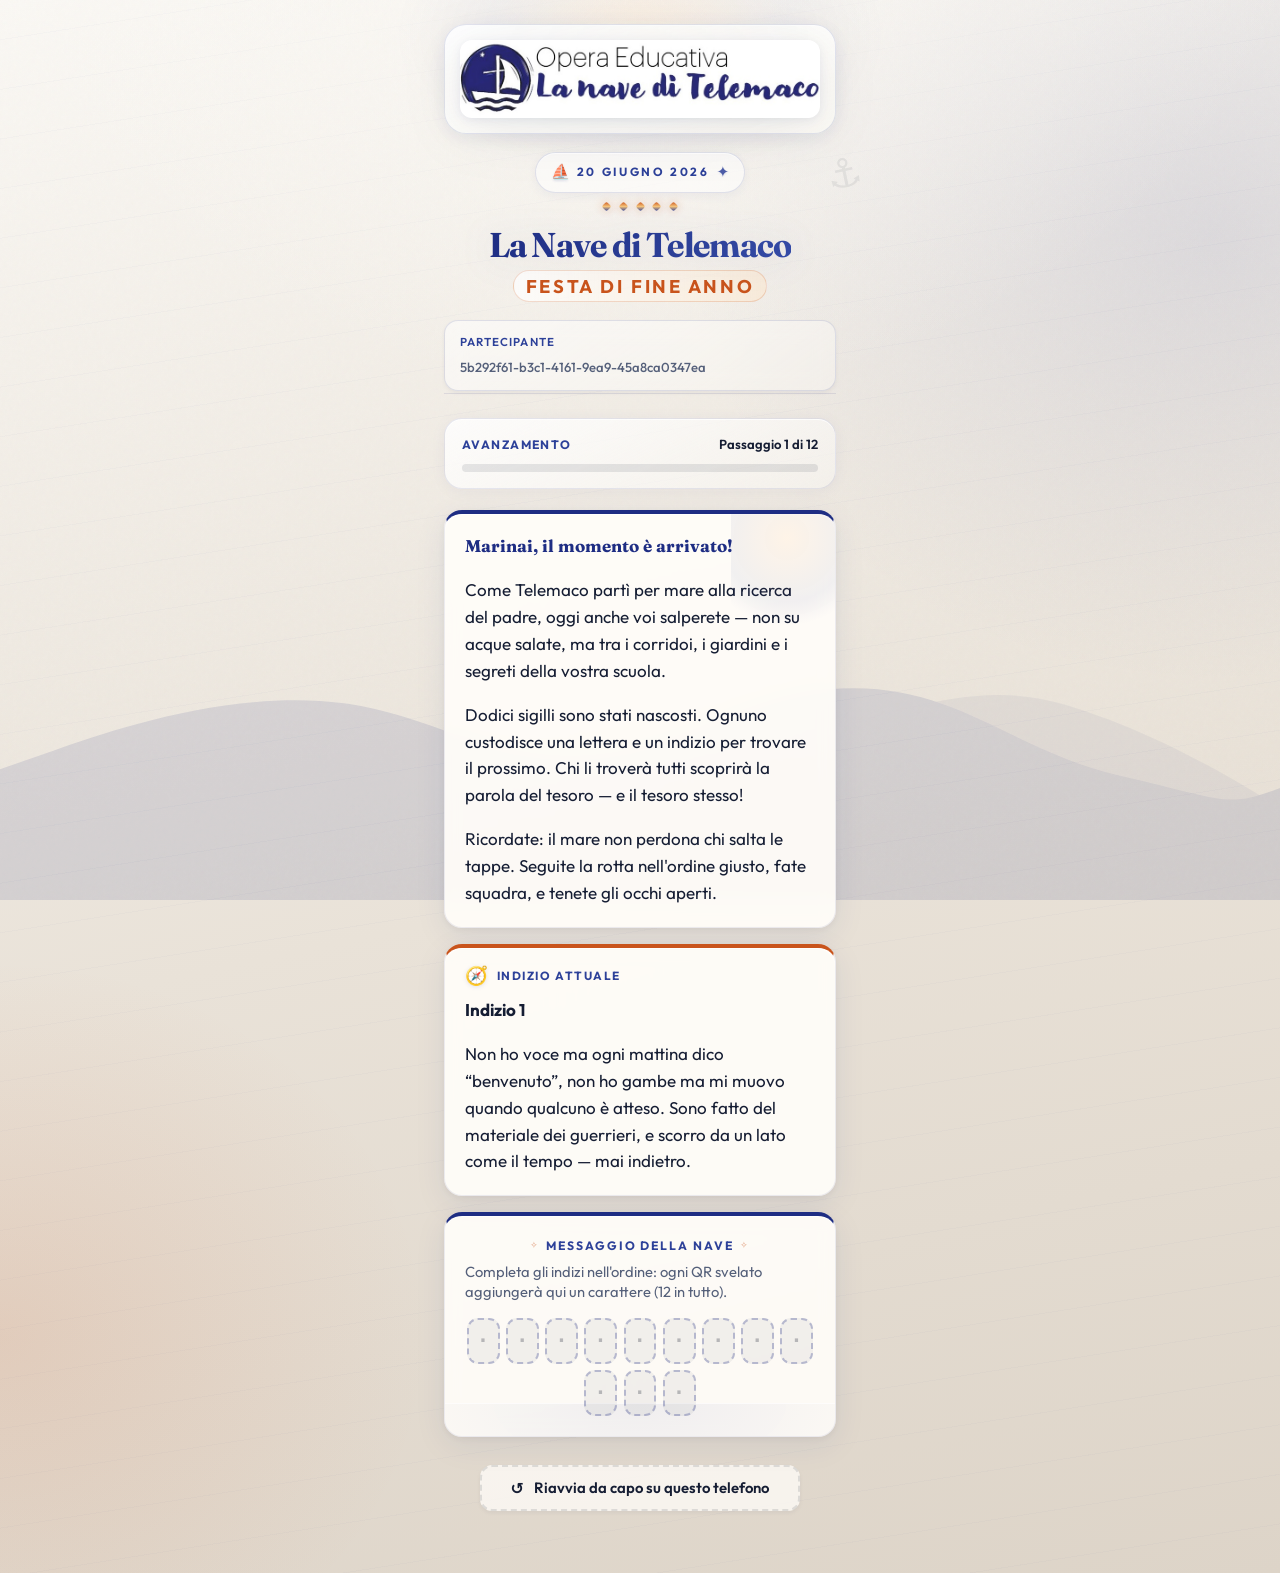
<file: index.html>
<!DOCTYPE html>

<html lang="it">

  <head>

    <meta charset="utf-8" />

    <meta name="viewport" content="width=device-width, initial-scale=1" />

    <title>Caccia QR</title>

    <link rel="preconnect" href="https://fonts.googleapis.com" />

    <link rel="preconnect" href="https://fonts.gstatic.com" crossorigin />

    <link

      href="https://fonts.googleapis.com/css2?family=Fraunces:ital,opsz,wght@0,9..144,550;0,9..144,700;1,9..144,560&family=Outfit:wght@400;600;700&display=swap"
      rel="stylesheet"
    />

    <link rel="stylesheet" href="css/style.css" />

  </head>

  <body class="page page--home">

    <main class="shell">

      <header class="masthead">

        <div class="masthead-logo">
          <img
            src="IMG/logo-telemaco.jpg"
            alt="La Nave di Telemaco, logo della scuola"
            decoding="async"
            fetchpriority="high"
          />
        </div>

        <p class="masthead-tag">
          <span class="masthead-tag__icon" aria-hidden="true">⛵</span>
          <span>20 giugno 2026</span>
          <span class="masthead-tag__icon" aria-hidden="true">✦</span>
        </p>

        <ul class="sparkle-row" aria-hidden="true">
          <li></li>
          <li></li>
          <li></li>
          <li></li>
          <li></li>
        </ul>

        <h1 class="titolo-stack" id="titolo-principale">
          <span class="titolo-stack__marca" id="titolo-marca">La Nave di Telemaco</span>
          <span class="titolo-stack__evento" id="titolo-evento">Festa di fine anno</span>
        </h1>

        <div class="participant-chip">

          <span class="participant-label">Partecipante</span>

          <span id="participant">—</span>

        </div>

      </header>



      <div id="progress-block" class="progress-block">

        <div class="progress-head">

          <span id="progress-label">Avanzamento</span>

          <span id="progress-count" class="progress-count"></span>

        </div>

        <div

          id="progress-bar"

          class="progress-track"

          role="progressbar"

          aria-valuemin="0"

          aria-valuenow="0"

          aria-valuemax="1"

          aria-label="Avanzamento nel percorso"

        >

          <div id="progress-fill" class="progress-fill"></div>

        </div>

      </div>



      <section id="zone-intro" class="card intro-card"></section>

      <section id="zone-clue" class="card clue-card">
        <p class="card-heading">
          <span class="card-heading__ico" aria-hidden="true">🧭</span>
          Indizio attuale
        </p>

        <div id="zone-clue-body"></div>

      </section>

      <section id="zone-tesoro" class="card tesoro-card" hidden></section>

      <section
        id="reveal-block"
        class="card reveal-card"
        aria-label="Messaggio che si svela passo dopo passo"
      >
        <p class="reveal-heading">
          <span aria-hidden="true">✧</span>
          Messaggio della nave
          <span aria-hidden="true">✧</span>
        </p>
        <p id="reveal-caption" class="reveal-caption"></p>
        <div
          id="reveal-grid"
          class="reveal-grid"
          role="group"
          aria-live="polite"
        ></div>
      </section>

      <p class="footer-actions">

        <button type="button" id="btn-reset" class="btn btn-ghost btn-ghost--wide">
          <span class="btn__ico" aria-hidden="true">↺</span>
          Riavvia da capo su questo telefono
        </button>

      </p>

    </main>

    <script src="js/gameConfig.js"></script>

    <script src="js/storage.js"></script>

    <script src="js/indexPage.js"></script>

  </body>

</html>
</file>
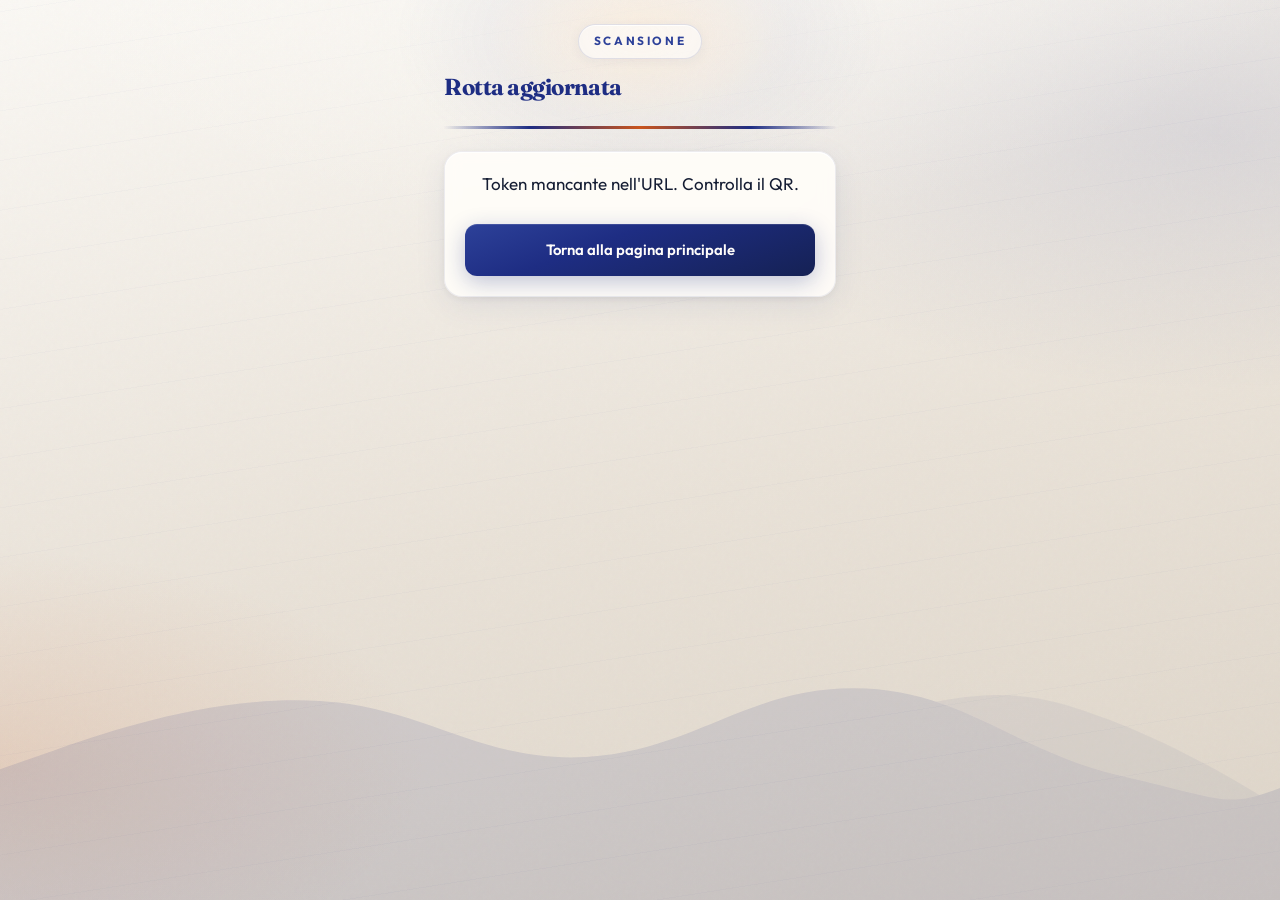
<file: aggiorna.html>
<!DOCTYPE html>

<html lang="it">

  <head>

    <meta charset="utf-8" />

    <meta name="viewport" content="width=device-width, initial-scale=1" />

    <title>La Nave di Telemaco</title>

    <link rel="preconnect" href="https://fonts.googleapis.com" />

    <link rel="preconnect" href="https://fonts.gstatic.com" crossorigin />

    <link

      href="https://fonts.googleapis.com/css2?family=Fraunces:ital,opsz,wght@0,9..144,550;0,9..144,700&family=Outfit:wght@400;600;700&display=swap"

      rel="stylesheet"

    />

    <link rel="stylesheet" href="css/style.css" />

  </head>

  <body class="page page--update">

    <main class="shell">

      <header class="masthead masthead--sub">

        <p class="masthead-tag">Scansione</p>

        <h1>Rotta aggiornata</h1>

      </header>



      <div class="card status-card update-panel">

        <p id="messaggio" class="msg">Elaborazione…</p>

        <a id="link-home" class="btn btn-primary" href="index.html"

          >Torna alla pagina principale</a

        >

      </div>

    </main>

    <script src="js/gameConfig.js"></script>

    <script src="js/storage.js"></script>

    <script src="js/aggiornaPage.js"></script>

  </body>

</html>
</file>
<file: css/style.css>
*,
*::before,
*::after {
  box-sizing: border-box;
}

:root {
  --color-sea: #1e2d83;
  --color-sea-mid: #2d4199;
  --color-sea-soft: rgba(30, 45, 131, 0.1);
  --color-bg-top: #faf8f4;
  --color-bg-deep: #e9e2d8;
  --color-bg: var(--color-bg-top);
  --color-ink: #151d33;
  --color-ink-muted: #55607a;
  --color-accent: #c9541c;
  --color-accent-glow: rgba(201, 84, 28, 0.22);
  --color-accent-soft: rgba(201, 84, 28, 0.12);
  --color-track: rgba(21, 29, 51, 0.1);
  --color-success: #1f7a5c;
  --color-danger: #b42318;
  --color-card: rgba(255, 253, 249, 0.92);
  --color-card-solid: #fffefb;
  --shadow-sm: 0 2px 4px rgba(21, 29, 51, 0.05);
  --shadow-card: 0 8px 32px rgba(30, 45, 131, 0.08),
    0 2px 8px rgba(21, 29, 51, 0.06),
    inset 0 1px 0 rgba(255, 255, 255, 0.85);
  --shadow-card-hover: 0 12px 40px rgba(30, 45, 131, 0.1);
  --radius-card: 18px;
  --radius-pill: 999px;
  --font-display: "Fraunces", Georgia, "Times New Roman", serif;
  --font: "Outfit", system-ui, -apple-system, "Segoe UI", Roboto, sans-serif;
}

html {
  -webkit-text-size-adjust: 100%;
}

body {
  margin: 0;
  min-height: 100dvh;
  font-family: var(--font);
  font-size: 1.0625rem;
  line-height: 1.58;
  color: var(--color-ink);
  background-color: var(--color-bg-deep);
  background-image:
    radial-gradient(
      ellipse 95% 70% at 50% -15%,
      rgba(250, 248, 244, 0.95),
      transparent 58%
    ),
    radial-gradient(
      ellipse 80% 55% at 95% 15%,
      var(--color-sea-soft),
      transparent 52%
    ),
    radial-gradient(
      ellipse 70% 50% at 0% 85%,
      var(--color-accent-soft),
      transparent 48%
    ),
    repeating-linear-gradient(
      -9deg,
      transparent 0,
      transparent 48px,
      rgba(30, 45, 131, 0.018) 48px,
      rgba(30, 45, 131, 0.018) 49px
    ),
    linear-gradient(
      168deg,
      var(--color-bg-top) 0%,
      var(--color-bg-deep) 55%,
      #ddd4c8 100%
    );
}

body.page::before {
  content: "";
  position: fixed;
  inset: 0;
  pointer-events: none;
  opacity: 0.4;
  background-image: url("data:image/svg+xml,%3Csvg viewBox='0 0 256 256' xmlns='http://www.w3.org/2000/svg'%3E%3Cfilter id='n'%3E%3CfeTurbulence type='fractalNoise' baseFrequency='0.75' numOctaves='4' stitchTiles='stitch'/%3E%3C/filter%3E%3Crect width='100%25' height='100%25' filter='url(%23n)' opacity='0.06'/%3E%3C/svg%3E");
  mix-blend-mode: multiply;
  z-index: 0;
}

body.page::after {
  content: "";
  position: fixed;
  left: 0;
  right: 0;
  bottom: 0;
  height: min(38vh, 280px);
  pointer-events: none;
  z-index: 0;
  opacity: 0.11;
  background: url("data:image/svg+xml,%3Csvg xmlns='http://www.w3.org/2000/svg' viewBox='0 0 1440 120' preserveAspectRatio='none'%3E%3Cpath fill='%231e2d83' d='M0 64L60 56c60-8 180-24 300-21.3C480 37.3 540 61.3 660 58.7 780 56 840 29.3 960 29.3c120 0 180 26.7 300 37.4C1380 77.3 1380 80.7 1440 72v48H0Z'/%3E%3Cpath fill='%231e2d83' opacity='.45' d='M0 90L48 82c48-8 144-21.6 288-26.9 144-5.4 216 10.9 336 13.8 120 2.8 216-17.9 336-29.9C1128 27 1176 32.4 1248 42.8c72 10.5 144 26 192 37.8v51.7H0Z'/%3E%3C/svg%3E")
    repeat-x bottom / 100% auto;
}

.shell {
  position: relative;
  z-index: 1;
  max-width: 27rem;
  margin: 0 auto;
  padding: 1.5rem 1.25rem 2.85rem;
}

.shell::before {
  content: "";
  position: absolute;
  top: -2rem;
  left: 50%;
  transform: translateX(-50%);
  width: min(120vw, 32rem);
  height: 14rem;
  pointer-events: none;
  z-index: -1;
  opacity: 0.45;
  background: radial-gradient(
    ellipse at 50% 30%,
    rgba(255, 214, 170, 0.55) 0%,
    rgba(30, 45, 131, 0.08) 42%,
    transparent 68%
  );
}

.page--home .shell::after {
  content: "⚓";
  position: absolute;
  top: 9.5rem;
  right: -0.35rem;
  font-size: 2.5rem;
  opacity: 0.07;
  pointer-events: none;
  line-height: 1;
  transform: rotate(-12deg);
}

@media (max-width: 360px) {
  .page--home .shell::after {
    display: none;
  }
}

.masthead {
  margin-bottom: 1.5rem;
  padding-bottom: 0.15rem;
  border-bottom: 1px solid rgba(30, 45, 131, 0.1);
}

.masthead-logo {
  display: flex;
  justify-content: center;
  margin: 0 auto 1.15rem;
  padding: 0.95rem 1.1rem;
  max-width: fit-content;
  border-radius: 22px;
  background: linear-gradient(
    165deg,
    rgba(255, 255, 255, 0.97) 0%,
    rgba(255, 253, 248, 0.78) 100%
  );
  border: 1px solid rgba(30, 45, 131, 0.12);
  box-shadow:
    0 4px 20px rgba(30, 45, 131, 0.08),
    0 1px 0 rgba(255, 255, 255, 0.9) inset;
  animation: logo-float 6s ease-in-out infinite;
}

@keyframes logo-float {
  0%,
  100% {
    transform: translateY(0);
  }
  50% {
    transform: translateY(-5px);
  }
}

.masthead-logo img {
  display: block;
  width: min(94vw, 360px);
  height: auto;
  object-fit: contain;
  border-radius: 12px;
  filter:
    drop-shadow(0 2px 4px rgba(30, 45, 131, 0.08))
    drop-shadow(0 8px 28px rgba(21, 29, 51, 0.1));
}

.masthead-tag {
  display: flex;
  align-items: center;
  justify-content: center;
  gap: 0.45rem;
  flex-wrap: wrap;
  margin: 0 auto 0.65rem;
  padding: 0.45rem 0.95rem;
  max-width: fit-content;
  font-size: 0.74rem;
  font-weight: 700;
  letter-spacing: 0.22em;
  text-transform: uppercase;
  color: var(--color-sea-mid);
  border-radius: var(--radius-pill);
  background: rgba(255, 255, 255, 0.55);
  border: 1px solid rgba(30, 45, 131, 0.12);
  box-shadow:
    0 2px 12px rgba(30, 45, 131, 0.06),
    inset 0 1px 0 rgba(255, 255, 255, 0.8);
}

.masthead-tag__icon {
  letter-spacing: 0;
  font-size: 0.95rem;
  opacity: 0.85;
  filter: drop-shadow(0 1px 1px rgba(30, 45, 131, 0.15));
}

.sparkle-row {
  display: flex;
  justify-content: center;
  gap: 0.62rem;
  margin: 0 0 0.95rem;
  padding: 0;
  list-style: none;
}

.sparkle-row li {
  width: 7px;
  height: 7px;
  border-radius: 2px;
  transform: rotate(45deg);
  background: linear-gradient(
    135deg,
    var(--color-accent) 0%,
    #f4c27a 50%,
    var(--color-sea-mid) 100%
  );
  box-shadow: 0 0 10px rgba(201, 84, 28, 0.35);
  animation: twinkle 2.4s ease-in-out infinite;
}

.sparkle-row li:nth-child(2) {
  animation-delay: 0.25s;
}
.sparkle-row li:nth-child(3) {
  animation-delay: 0.5s;
}
.sparkle-row li:nth-child(4) {
  animation-delay: 0.75s;
}
.sparkle-row li:nth-child(5) {
  animation-delay: 1s;
}

@keyframes twinkle {
  0%,
  100% {
    opacity: 0.45;
    transform: rotate(45deg) scale(0.85);
  }
  50% {
    opacity: 1;
    transform: rotate(45deg) scale(1.15);
  }
}

.titolo-stack {
  display: flex;
  flex-direction: column;
  align-items: center;
  text-align: center;
  gap: 0.35rem;
  margin: 0 0 1.1rem;
  padding: 0;
  font-weight: 700;
  line-height: 1.15;
  text-wrap: balance;
}

.titolo-stack__marca {
  font-family: var(--font-display);
  font-size: clamp(1.65rem, 6.2vw, 2.15rem);
  font-weight: 700;
  font-variation-settings: "opsz" 72;
  letter-spacing: -0.02em;
  background: linear-gradient(
    125deg,
    var(--color-sea) 0%,
    var(--color-sea-mid) 35%,
    #3d56b5 70%,
    var(--color-sea) 100%
  );
  background-size: 200% auto;
  -webkit-background-clip: text;
  background-clip: text;
  color: transparent;
  -webkit-text-fill-color: transparent;
  animation: titolo-shine 8s ease-in-out infinite;
  filter: drop-shadow(0 2px 18px rgba(30, 45, 131, 0.12));
}

.titolo-stack__evento {
  font-family: var(--font);
  font-size: clamp(0.98rem, 3.5vw, 1.15rem);
  font-weight: 700;
  letter-spacing: 0.14em;
  text-transform: uppercase;
  color: var(--color-accent);
  padding: 0.28rem 0.75rem;
  border-radius: var(--radius-pill);
  background: linear-gradient(
    90deg,
    rgba(255, 255, 255, 0.75),
    rgba(255, 230, 200, 0.45)
  );
  border: 1px solid rgba(201, 84, 28, 0.2);
}

@keyframes titolo-shine {
  0%,
  100% {
    background-position: 0% 50%;
  }
  50% {
    background-position: 100% 50%;
  }
}

.masthead--sub h1 {
  font-family: var(--font-display);
  font-size: 1.45rem;
  font-variation-settings: "opsz" 60;
  color: var(--color-sea);
  letter-spacing: -0.02em;
  margin: 0 0 0.5rem;
}

.participant-chip {
  display: flex;
  flex-wrap: wrap;
  align-items: baseline;
  gap: 0.35rem 0.6rem;
  padding: 0.75rem 0.95rem;
  border-radius: 14px;
  background: linear-gradient(
    145deg,
    rgba(255, 255, 255, 0.55) 0%,
    rgba(255, 253, 249, 0.35) 100%
  );
  backdrop-filter: blur(10px);
  -webkit-backdrop-filter: blur(10px);
  border: 1px solid rgba(30, 45, 131, 0.12);
  box-shadow: var(--shadow-sm);
}

.participant-label {
  font-size: 0.72rem;
  font-weight: 600;
  text-transform: uppercase;
  letter-spacing: 0.09em;
  color: var(--color-sea-mid);
}

#participant {
  font-size: 0.82rem;
  font-weight: 500;
  color: var(--color-ink-muted);
  word-break: break-all;
  flex: 1 1 100%;
}

.progress-block {
  margin-bottom: 1.35rem;
  padding: 0.95rem 1.05rem 1rem;
  border-radius: var(--radius-card);
  background: linear-gradient(
    155deg,
    rgba(255, 255, 255, 0.82) 0%,
    rgba(250, 248, 244, 0.5) 100%
  );
  border: 1px solid rgba(30, 45, 131, 0.1);
  box-shadow:
    0 2px 16px rgba(30, 45, 131, 0.05),
    inset 0 1px 0 rgba(255, 255, 255, 0.75);
}

.progress-head {
  display: flex;
  justify-content: space-between;
  align-items: center;
  gap: 0.5rem;
  margin-bottom: 0.55rem;
}

.progress-head span:first-child {
  font-size: 0.76rem;
  font-weight: 700;
  text-transform: uppercase;
  letter-spacing: 0.12em;
  color: var(--color-sea-mid);
}

.progress-count {
  font-size: 0.82rem;
  font-weight: 600;
  color: var(--color-ink);
}

.progress-track {
  height: 8px;
  border-radius: var(--radius-pill);
  background: var(--color-track);
  overflow: hidden;
}

.progress-fill {
  height: 100%;
  width: 0%;
  border-radius: var(--radius-pill);
  background: linear-gradient(
    95deg,
    var(--color-sea) 0%,
    var(--color-sea-mid) 42%,
    var(--color-accent) 100%
  );
  box-shadow:
    0 0 16px var(--color-accent-glow),
    inset 0 1px 0 rgba(255, 255, 255, 0.28);
  transition: width 0.55s cubic-bezier(0.22, 1, 0.36, 1);
}

.progress-fill.is-complete {
  background: linear-gradient(90deg, #1f7a5c, #38a082);
  box-shadow: 0 0 12px rgba(31, 122, 92, 0.35);
}

.card {
  position: relative;
  background: var(--color-card);
  border-radius: var(--radius-card);
  padding: 1.2rem 1.25rem 1.25rem;
  margin-bottom: 1rem;
  box-shadow: var(--shadow-card);
  border: 1px solid rgba(30, 45, 131, 0.08);
  backdrop-filter: blur(8px);
  -webkit-backdrop-filter: blur(8px);
  transition: box-shadow 0.2s ease, border-color 0.2s ease;
}

.card:hover {
  box-shadow: var(--shadow-card-hover);
  border-color: rgba(30, 45, 131, 0.12);
}

@media (hover: none) {
  .card:hover {
    box-shadow: var(--shadow-card);
    border-color: rgba(30, 45, 131, 0.08);
  }
}

.card::before {
  content: "";
  position: absolute;
  inset: 0;
  border-radius: inherit;
  pointer-events: none;
  box-shadow: inset 0 1px 0 rgba(255, 255, 255, 0.65);
}

.card p:first-child {
  margin-top: 0;
}

.card p:last-child {
  margin-bottom: 0;
}

.intro-card strong {
  color: var(--color-sea);
  font-family: var(--font-display);
  font-weight: 700;
}

.card q {
  display: block;
  margin-top: 0.65rem;
  padding: 0.75rem 0.95rem;
  font-style: italic;
  border-radius: 12px;
  background: linear-gradient(
    120deg,
    rgba(30, 45, 131, 0.05) 0%,
    rgba(201, 84, 28, 0.06) 100%
  );
  border-left: 4px solid var(--color-sea-mid);
  color: var(--color-ink);
}

.clue-photo {
  margin: 0.85rem 0 0;
}

.clue-photo img {
  display: block;
  width: 100%;
  max-height: 70vh;
  object-fit: contain;
  border-radius: 12px;
  border: 1px solid rgba(28, 36, 51, 0.1);
  background: rgba(28, 36, 51, 0.04);
}

.clue-photo-hint {
  margin: 0.5rem 0 0;
  font-size: 0.88rem;
  color: var(--color-ink-muted);
}

.clue-photo-hint code {
  font-size: 0.85em;
  padding: 0.1em 0.35em;
  border-radius: 4px;
  background: rgba(28, 36, 51, 0.06);
}

.intro-card {
  position: relative;
  overflow: hidden;
  border-top: 4px solid var(--color-sea);
}

.intro-card::after {
  content: "";
  position: absolute;
  top: -2.5rem;
  right: -3.5rem;
  width: 10rem;
  height: 10rem;
  background: radial-gradient(
    circle at 35% 40%,
    rgba(255, 200, 150, 0.16) 0%,
    rgba(30, 45, 131, 0.06) 45%,
    transparent 62%
  );
  pointer-events: none;
}

.clue-card {
  border-top: 4px solid var(--color-accent);
}

.clue-card .card-heading {
  display: flex;
  align-items: center;
  gap: 0.45rem;
  margin: 0 0 0.72rem;
  font-size: 0.74rem;
  font-weight: 700;
  letter-spacing: 0.13em;
  text-transform: uppercase;
  color: var(--color-sea-mid);
}

.card-heading__ico {
  font-size: 1.15rem;
  line-height: 1;
  filter: drop-shadow(0 1px 2px rgba(30, 45, 131, 0.12));
}

.tesoro-card {
  border-top: 4px solid var(--color-success);
  text-align: center;
}

.tesoro-card strong {
  color: var(--color-success);
}

.reveal-card {
  margin-top: 0.85rem;
  border-top: 4px solid var(--color-sea);
  position: relative;
  overflow: hidden;
}

.reveal-card::before {
  content: "";
  position: absolute;
  inset: auto -20% -40% -20%;
  height: 55%;
  background: radial-gradient(
    ellipse at 50% 0%,
    rgba(30, 45, 131, 0.06),
    transparent 66%
  );
  pointer-events: none;
}

.reveal-heading {
  position: relative;
  z-index: 1;
  display: flex;
  justify-content: center;
  align-items: center;
  flex-wrap: wrap;
  gap: 0.4rem;
  margin: 0 0 0.45rem;
  font-size: 0.76rem;
  font-weight: 700;
  letter-spacing: 0.16em;
  text-transform: uppercase;
  color: var(--color-sea-mid);
}

.reveal-heading span {
  opacity: 0.55;
  font-size: 0.72em;
  color: var(--color-accent);
}

.reveal-caption {
  position: relative;
  z-index: 1;
  margin: 0 0 0.95rem;
  font-size: 0.92rem;
  color: var(--color-ink-muted);
  line-height: 1.4;
}

.reveal-grid {
  position: relative;
  z-index: 1;
  display: flex;
  flex-wrap: wrap;
  justify-content: center;
  gap: 0.4rem;
}

.reveal-cell {
  display: inline-flex;
  align-items: center;
  justify-content: center;
  min-width: 2.05rem;
  height: 2.85rem;
  padding: 0 0.28rem;
  font-family:
    ui-monospace, SFMono-Regular, Menlo, Monaco, Consolas, monospace;
  font-size: clamp(1.15rem, 4.5vw, 1.45rem);
  font-weight: 700;
  letter-spacing: 0.02em;
  border-radius: 11px;
  border: 2px dashed rgba(30, 45, 131, 0.28);
  background: rgba(30, 45, 131, 0.05);
}

.reveal-cell.is-hidden {
  color: rgba(28, 36, 51, 0.28);
  background: rgba(28, 36, 51, 0.05);
  border-style: dashed;
}

.reveal-cell.is-revealed {
  color: var(--color-ink);
  background: linear-gradient(
    160deg,
    rgba(255, 255, 255, 0.98) 0%,
    rgba(255, 248, 240, 0.95) 100%
  );
  border-style: solid;
  border-color: rgba(30, 45, 131, 0.35);
  box-shadow:
    inset 0 1px 0 rgba(255, 255, 255, 0.95),
    0 2px 12px rgba(30, 45, 131, 0.1),
    0 0 0 1px rgba(201, 84, 28, 0.12);
  animation: reveal-pop 0.45s ease;
}

@keyframes reveal-pop {
  0% {
    transform: scale(0.88);
    opacity: 0.6;
  }
  65% {
    transform: scale(1.06);
    opacity: 1;
  }
  100% {
    transform: scale(1);
    opacity: 1;
  }
}

.footer-actions {
  margin-top: 1.75rem;
  text-align: center;
}

.btn {
  display: inline-flex;
  align-items: center;
  justify-content: center;
  gap: 0.4rem;
  font-family: inherit;
  font-weight: 600;
  font-size: 0.93rem;
  cursor: pointer;
  padding: 0.72rem 1.1rem;
  border-radius: 12px;
  border: 1px solid rgba(28, 36, 51, 0.12);
  background: rgba(255, 253, 249, 0.75);
  color: var(--color-ink);
  text-decoration: none;
  box-shadow: var(--shadow-sm);
  transition: background 0.15s ease, transform 0.08s ease, border-color 0.15s;
}

.btn:active {
  transform: scale(0.98);
}

.btn-ghost:hover {
  background: rgba(255, 255, 255, 0.65);
  border-color: rgba(30, 45, 131, 0.22);
  color: var(--color-sea);
}

.btn-primary {
  width: 100%;
  padding: 0.9rem 1.2rem;
  margin-top: 0.55rem;
  border: none;
  color: #fffdfb;
  background: linear-gradient(
    160deg,
    var(--color-sea-mid) 0%,
    var(--color-sea) 38%,
    #152154 100%
  );
  box-shadow:
    0 6px 22px rgba(30, 45, 131, 0.28),
    0 1px 0 rgba(255, 255, 255, 0.12) inset;
}

.btn-primary:hover {
  filter: brightness(1.08);
  box-shadow:
    0 8px 28px rgba(30, 45, 131, 0.32),
    0 1px 0 rgba(255, 255, 255, 0.15) inset;
}

.btn__ico {
  display: inline-block;
  margin-right: 0.25rem;
  font-size: 1.08em;
  line-height: 1;
}

.btn-ghost--wide {
  min-width: min(100%, 20rem);
  padding-inline: 1.2rem;
  border-style: dashed;
  border-width: 2px;
}

body.page--update .masthead {
  padding-bottom: 0.75rem;
  margin-bottom: 1.35rem;
  border-bottom: 3px solid transparent;
  border-image: linear-gradient(
      90deg,
      transparent,
      var(--color-sea) 22%,
      var(--color-accent) 50%,
      var(--color-sea) 78%,
      transparent
    )
    1;
}

.update-panel {
  margin-top: 0.85rem;
}

.status-card {
  text-align: center;
}

.msg {
  font-weight: 600;
  font-size: 1.05rem;
  line-height: 1.45;
  margin: 0 0 1.1rem;
}

.msg.ok {
  color: var(--color-success);
}

.msg.err {
  color: var(--color-danger);
}

@media (prefers-reduced-motion: reduce) {
  .progress-fill {
    transition: none;
  }

  .btn:active {
    transform: none;
  }

  .reveal-cell.is-revealed {
    animation: none;
  }

  .masthead-logo {
    animation: none;
  }

  .sparkle-row li {
    animation: none;
    opacity: 0.92;
    transform: rotate(45deg) scale(1);
  }

  .titolo-stack__marca {
    animation: none;
    background-position: 35% 50%;
  }
}
</file>
